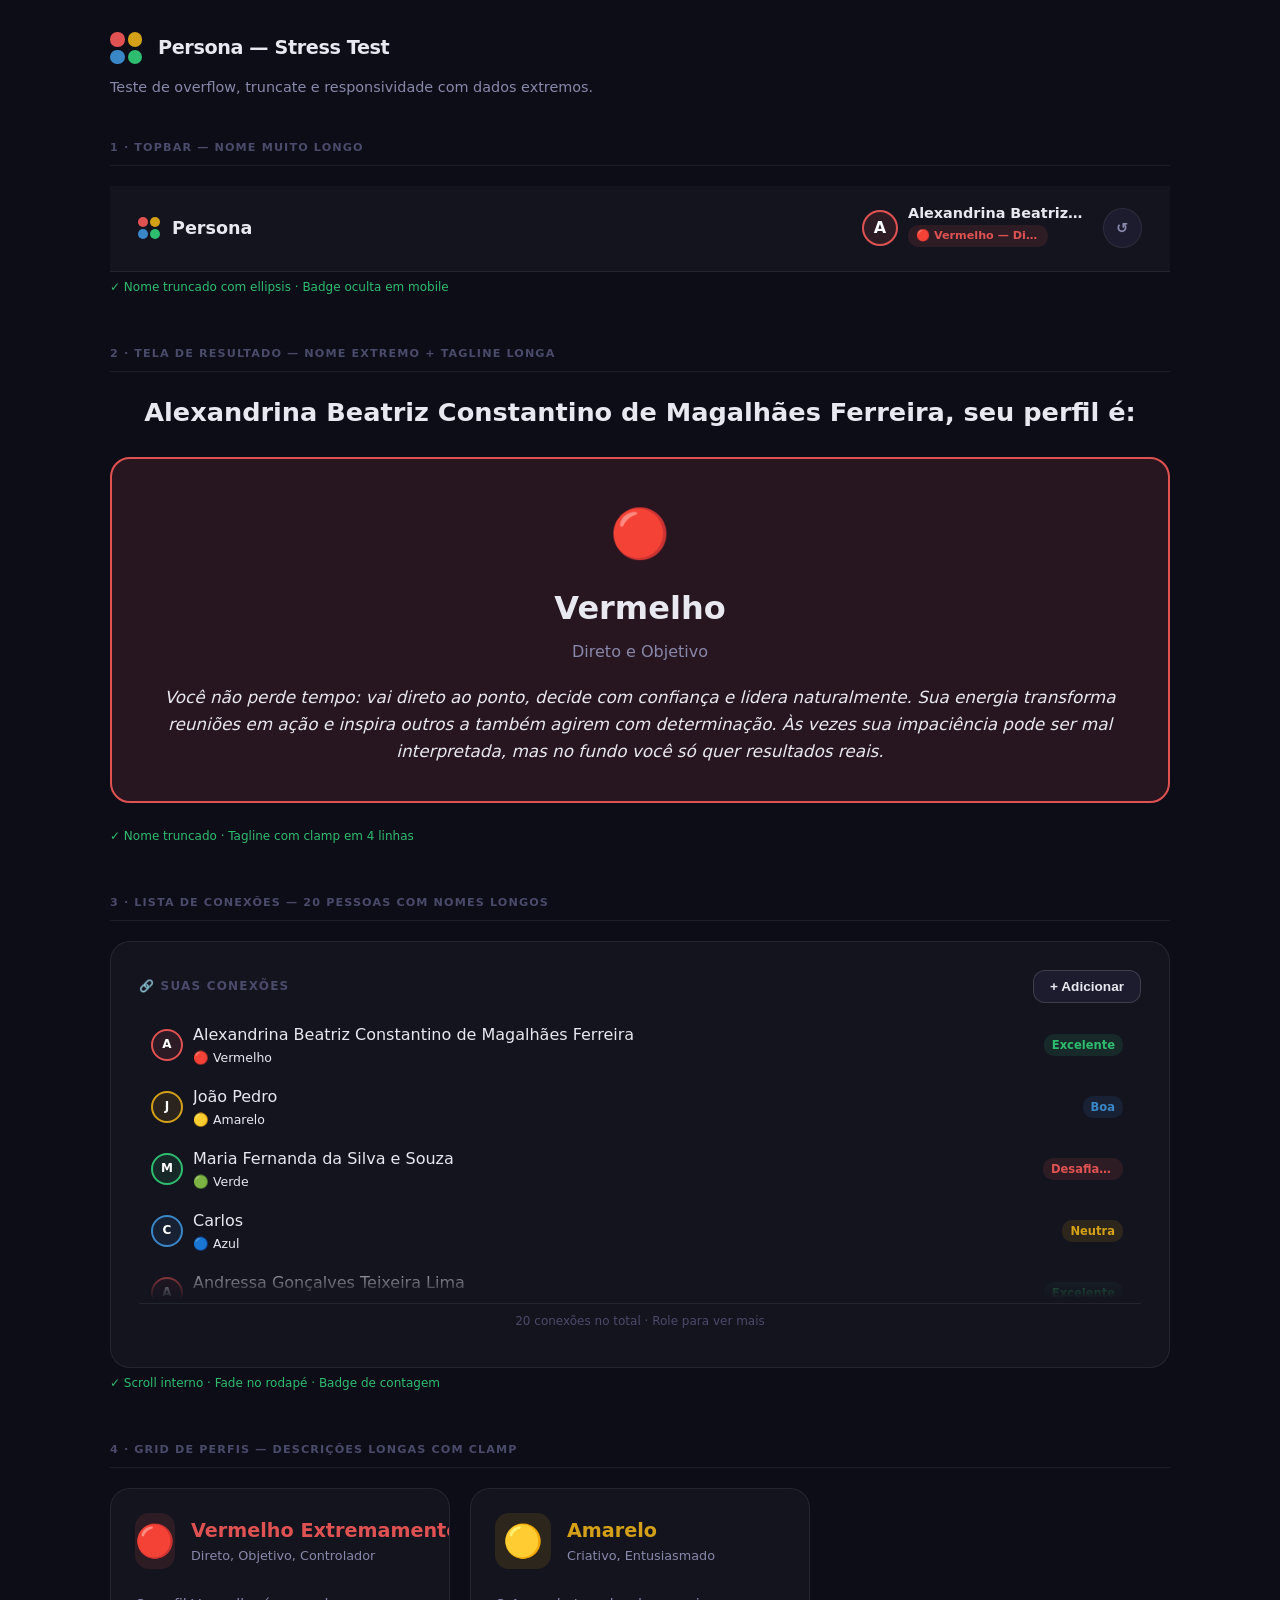
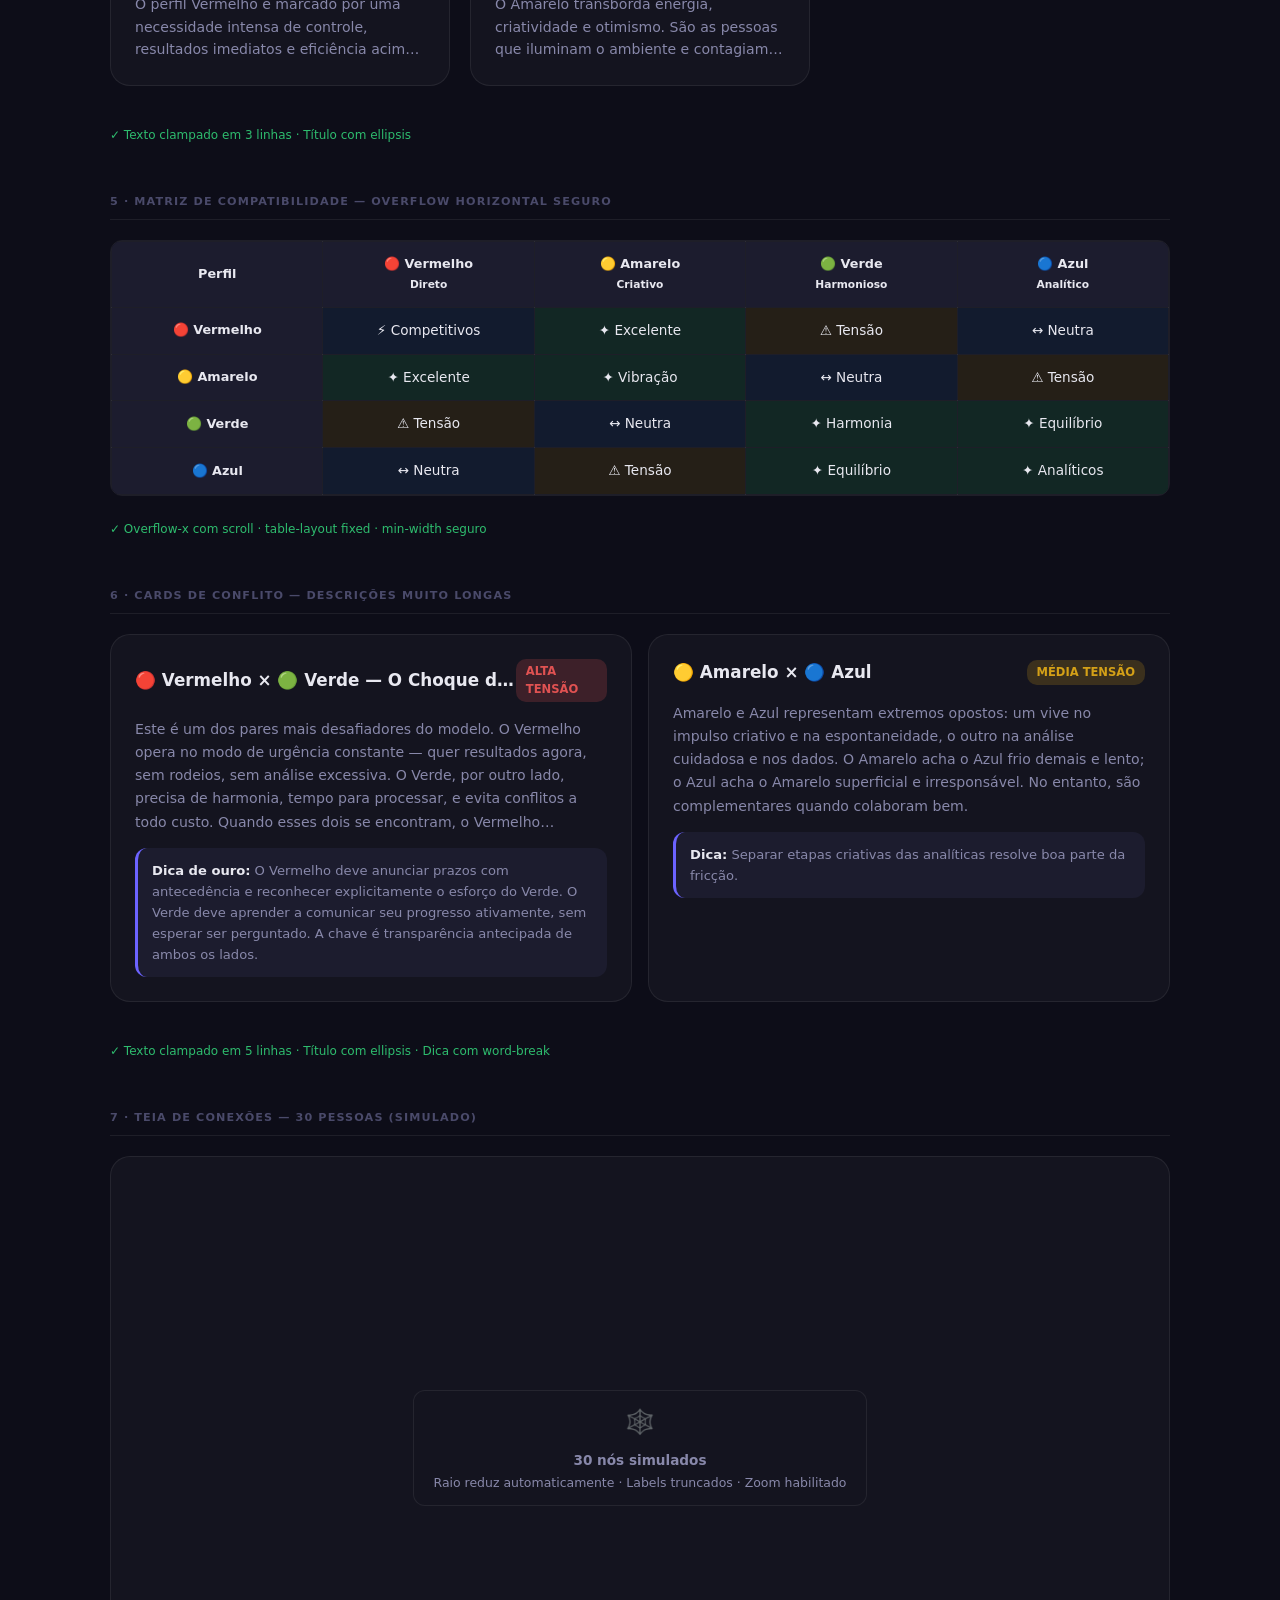
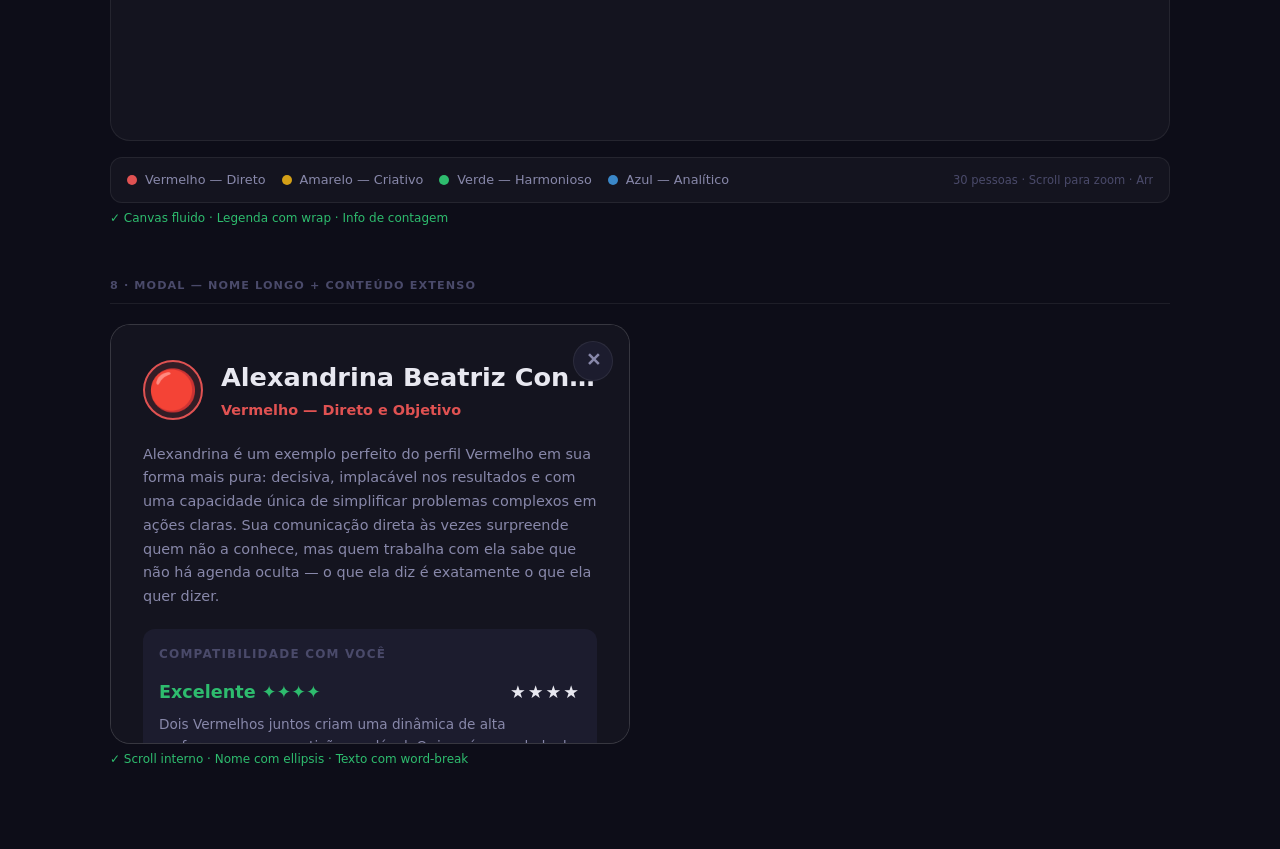
<file: stress-test.html>
<!DOCTYPE html>
<html lang="pt-BR">
<head>
  <meta charset="UTF-8">
  <meta name="viewport" content="width=device-width, initial-scale=1.0">
  <title>Persona — Stress Test de Overflow</title>
  <link rel="stylesheet" href="style.css">
  <style>
    body { padding: 32px 20px; max-width: 1100px; margin: 0 auto; }
    .test-section { margin-bottom: 48px; }
    .test-label {
      font-size: 0.7rem; font-weight: 700; text-transform: uppercase;
      letter-spacing: 0.1em; color: var(--text-dim);
      border-bottom: 1px solid var(--border); padding-bottom: 8px; margin-bottom: 20px;
    }
    .grid-2 { display: grid; grid-template-columns: 1fr 1fr; gap: 16px; }
    @media (max-width: 640px) { .grid-2 { grid-template-columns: 1fr; } }
    .result-pass { color: var(--green); font-size: 0.75rem; margin-top: 6px; }
  </style>
</head>
<body>

<div style="margin-bottom:40px">
  <div class="welcome-logo" style="justify-content:flex-start;margin-bottom:12px">
    <div class="logo-orbs" style="width:32px;height:32px;gap:3px">
      <div class="logo-orb"></div><div class="logo-orb"></div>
      <div class="logo-orb"></div><div class="logo-orb"></div>
    </div>
    <span style="font-size:1.2rem;font-weight:800">Persona — Stress Test</span>
  </div>
  <p style="font-size:0.9rem">Teste de overflow, truncate e responsividade com dados extremos.</p>
</div>

<div class="test-section">
  <div class="test-label">1 · Topbar — Nome muito longo</div>
  <header class="dash-topbar" style="position:relative">
    <div class="topbar-brand">
      <div class="logo-orbs" style="width:22px;height:22px;gap:2px">
        <div class="logo-orb"></div><div class="logo-orb"></div>
        <div class="logo-orb"></div><div class="logo-orb"></div>
      </div>
      Persona
    </div>
    <div class="topbar-user">
      <div class="user-avatar bg-V" style="color:#fff;border-color:var(--red)">A</div>
      <div class="topbar-user-info">
        <div class="topbar-name" title="Alexandrina Beatriz Constantino de Magalhães Ferreira">
          Alexandrina Beatriz Constantino de Magalhães Ferreira
        </div>
        <div class="topbar-badge bg-V color-V">🔴 Vermelho — Direto e Objetivo</div>
      </div>
      <button class="btn-icon btn" style="margin-left:8px;font-size:0.85rem">↺</button>
    </div>
  </header>
  <p class="result-pass">✓ Nome truncado com ellipsis · Badge oculta em mobile</p>
</div>

<div class="test-section">
  <div class="test-label">2 · Tela de Resultado — Nome extremo + tagline longa</div>
  <div class="result-container" style="max-width:100%;text-align:center">
    <h2>
      <span id="result-user-name" style="display:inline-block;max-width:100%;overflow:hidden;text-overflow:ellipsis;white-space:nowrap;vertical-align:bottom">
        Alexandrina Beatriz Constantino de Magalhães Ferreira
      </span>, seu perfil é:
    </h2>
    <div id="result-profile-card" class="result-profile-card bg-V" style="margin:24px 0;border-color:var(--red)">
      <div class="result-color-icon">🔴</div>
      <div class="result-color-name">Vermelho</div>
      <div class="result-color-title">Direto e Objetivo</div>
      <div class="result-tagline">
        Você não perde tempo: vai direto ao ponto, decide com confiança e lidera naturalmente.
        Sua energia transforma reuniões em ação e inspira outros a também agirem com determinação.
        Às vezes sua impaciência pode ser mal interpretada, mas no fundo você só quer resultados reais.
      </div>
    </div>
  </div>
  <p class="result-pass">✓ Nome truncado · Tagline com clamp em 4 linhas</p>
</div>

<div class="test-section">
  <div class="test-label">3 · Lista de Conexões — 20 pessoas com nomes longos</div>
  <div class="card">
    <div style="display:flex;align-items:center;justify-content:space-between;margin-bottom:16px">
      <div class="section-title" style="margin-bottom:0">🔗 Suas Conexões</div>
      <button class="btn btn-secondary" style="padding:8px 16px;font-size:0.85rem">+ Adicionar</button>
    </div>
    <div class="connections-list-wrap" style="position:relative">
      <div class="connections-list" id="stress-connections" style="max-height:280px"></div>
    </div>
    <div class="connections-count" id="connections-count-badge"></div>
  </div>
  <p class="result-pass">✓ Scroll interno · Fade no rodapé · Badge de contagem</p>
</div>

<div class="test-section">
  <div class="test-label">4 · Grid de Perfis — Descrições longas com clamp</div>
  <div class="explain-grid">
    <div class="explain-card" style="cursor:default">
      <div class="explain-card-header">
        <div class="explain-card-icon bg-V" style="border-radius:14px;display:flex;align-items:center;justify-content:center;font-size:2rem">🔴</div>
        <div>
          <h3 class="color-V" style="overflow:hidden;text-overflow:ellipsis;white-space:nowrap">Vermelho Extremamente Intenso</h3>
          <div style="font-size:0.8rem;color:var(--text-muted)">Direto, Objetivo, Controlador</div>
        </div>
      </div>
      <div class="explain-card-body">
        <p>O perfil Vermelho é marcado por uma necessidade intensa de controle, resultados imediatos e eficiência acima de tudo. Pessoas assim tendem a ser líderes natos que não toleram desperdício de tempo nem rodeios. Em situações de conflito, agem com assertividade direta que pode ser percebida como agressividade pelos outros perfis, especialmente Verde e Azul.</p>
      </div>
    </div>
    <div class="explain-card" style="cursor:default">
      <div class="explain-card-header">
        <div class="explain-card-icon bg-A" style="border-radius:14px;display:flex;align-items:center;justify-content:center;font-size:2rem">🟡</div>
        <div>
          <h3 class="color-A">Amarelo</h3>
          <div style="font-size:0.8rem;color:var(--text-muted)">Criativo, Entusiasmado</div>
        </div>
      </div>
      <div class="explain-card-body">
        <p>O Amarelo transborda energia, criatividade e otimismo. São as pessoas que iluminam o ambiente e contagiam todos ao redor com seu entusiasmo irrefreável. Tendem a ter dificuldade com detalhes, rotinas e prazos rígidos — preferem o big picture ao micro-gerenciamento. Relacionamentos são a alma do negócio para eles.</p>
      </div>
    </div>
  </div>
  <p class="result-pass">✓ Texto clampado em 3 linhas · Título com ellipsis</p>
</div>

<div class="test-section">
  <div class="test-label">5 · Matriz de Compatibilidade — Overflow horizontal seguro</div>
  <div class="compat-matrix">
    <table class="matrix-table">
      <thead>
        <tr>
          <th>Perfil</th>
          <th>🔴 Vermelho<br><small>Direto</small></th>
          <th>🟡 Amarelo<br><small>Criativo</small></th>
          <th>🟢 Verde<br><small>Harmonioso</small></th>
          <th>🔵 Azul<br><small>Analítico</small></th>
        </tr>
      </thead>
      <tbody>
        <tr>
          <th>🔴 Vermelho</th>
          <td class="compat-3">⚡ Competitivos</td>
          <td class="compat-4">✦ Excelente</td>
          <td class="compat-2">⚠ Tensão</td>
          <td class="compat-3">↔ Neutra</td>
        </tr>
        <tr>
          <th>🟡 Amarelo</th>
          <td class="compat-4">✦ Excelente</td>
          <td class="compat-4">✦ Vibração</td>
          <td class="compat-3">↔ Neutra</td>
          <td class="compat-2">⚠ Tensão</td>
        </tr>
        <tr>
          <th>🟢 Verde</th>
          <td class="compat-2">⚠ Tensão</td>
          <td class="compat-3">↔ Neutra</td>
          <td class="compat-4">✦ Harmonia</td>
          <td class="compat-4">✦ Equilíbrio</td>
        </tr>
        <tr>
          <th>🔵 Azul</th>
          <td class="compat-3">↔ Neutra</td>
          <td class="compat-2">⚠ Tensão</td>
          <td class="compat-4">✦ Equilíbrio</td>
          <td class="compat-4">✦ Analíticos</td>
        </tr>
      </tbody>
    </table>
  </div>
  <p class="result-pass">✓ Overflow-x com scroll · table-layout fixed · min-width seguro</p>
</div>

<div class="test-section">
  <div class="test-label">6 · Cards de Conflito — Descrições muito longas</div>
  <div class="conflicts-grid">
    <div class="conflict-card">
      <div class="conflict-header">
        <div class="conflict-title">🔴 Vermelho × 🟢 Verde — O Choque da Urgência</div>
        <span class="tension-badge tension-3">Alta tensão</span>
      </div>
      <p class="conflict-desc">
        Este é um dos pares mais desafiadores do modelo. O Vermelho opera no modo de urgência constante — 
        quer resultados agora, sem rodeios, sem análise excessiva. O Verde, por outro lado, precisa de harmonia, 
        tempo para processar, e evita conflitos a todo custo. Quando esses dois se encontram, o Vermelho 
        frequentemente interpreta a calma do Verde como falta de comprometimento ou displicência, enquanto o 
        Verde percebe a pressão do Vermelho como agressão desnecessária. O ciclo se retroalimenta.
      </p>
      <div class="conflict-tip">
        <strong>Dica de ouro:</strong> O Vermelho deve anunciar prazos com antecedência e reconhecer 
        explicitamente o esforço do Verde. O Verde deve aprender a comunicar seu progresso ativamente, 
        sem esperar ser perguntado. A chave é transparência antecipada de ambos os lados.
      </div>
    </div>
    <div class="conflict-card">
      <div class="conflict-header">
        <div class="conflict-title">🟡 Amarelo × 🔵 Azul</div>
        <span class="tension-badge tension-2">Média tensão</span>
      </div>
      <p class="conflict-desc">
        Amarelo e Azul representam extremos opostos: um vive no impulso criativo e na espontaneidade,
        o outro na análise cuidadosa e nos dados. O Amarelo acha o Azul frio demais e lento; o Azul 
        acha o Amarelo superficial e irresponsável. No entanto, são complementares quando colaboram bem.
      </p>
      <div class="conflict-tip">
        <strong>Dica:</strong> Separar etapas criativas das analíticas resolve boa parte da fricção.
      </div>
    </div>
  </div>
  <p class="result-pass">✓ Texto clampado em 5 linhas · Título com ellipsis · Dica com word-break</p>
</div>

<div class="test-section">
  <div class="test-label">7 · Teia de Conexões — 30 pessoas (simulado)</div>
  <div class="network-canvas-wrap" style="min-height:360px;position:relative">
    <canvas id="stress-canvas" style="width:100%;height:100%;display:block"></canvas>
    <div style="position:absolute;inset:0;display:flex;flex-direction:column;align-items:center;justify-content:center;gap:8px;pointer-events:none">
      <div style="font-size:0.85rem;color:var(--text-muted);background:var(--bg-card);border:1px solid var(--border);border-radius:var(--radius);padding:12px 20px;text-align:center">
        <div style="font-size:1.5rem;margin-bottom:8px">🕸️</div>
        <strong>30 nós simulados</strong><br>
        <span style="font-size:0.78rem">Raio reduz automaticamente · Labels truncados · Zoom habilitado</span>
      </div>
    </div>
  </div>
  <div class="network-legend">
    <div class="legend-item"><div class="legend-dot" style="background:var(--red)"></div> Vermelho — Direto</div>
    <div class="legend-item"><div class="legend-dot" style="background:var(--yellow)"></div> Amarelo — Criativo</div>
    <div class="legend-item"><div class="legend-dot" style="background:var(--green)"></div> Verde — Harmonioso</div>
    <div class="legend-item"><div class="legend-dot" style="background:var(--blue)"></div> Azul — Analítico</div>
    <div class="legend-item" style="margin-left:auto;color:var(--text-dim);font-size:0.72rem">30 pessoas · Scroll para zoom · Arraste para mover</div>
  </div>
  <p class="result-pass">✓ Canvas fluido · Legenda com wrap · Info de contagem</p>
</div>

<div class="test-section">
  <div class="test-label">8 · Modal — Nome longo + conteúdo extenso</div>
  <div style="background:var(--bg-card);border:1px solid var(--border-bright);border-radius:var(--radius-lg);padding:32px;max-width:520px;max-height:420px;overflow-y:auto;position:relative">
    <button class="btn-icon btn modal-close" style="position:absolute;top:16px;right:16px">✕</button>
    <div style="display:flex;align-items:center;gap:18px;margin-bottom:20px">
      <div style="font-size:2.5rem;width:60px;height:60px;border-radius:50%;display:flex;align-items:center;justify-content:center;background:rgba(224,82,82,0.15);border:2px solid var(--red)">🔴</div>
      <div style="min-width:0;flex:1">
        <h2 style="overflow:hidden;text-overflow:ellipsis;white-space:nowrap">Alexandrina Beatriz Constantino de Magalhães</h2>
        <div style="font-size:0.9rem;font-weight:600;margin-top:2px;color:var(--red)">Vermelho — Direto e Objetivo</div>
      </div>
    </div>
    <p style="font-size:0.9rem;line-height:1.65;margin-bottom:20px;word-break:break-word">
      Alexandrina é um exemplo perfeito do perfil Vermelho em sua forma mais pura: decisiva, implacável 
      nos resultados e com uma capacidade única de simplificar problemas complexos em ações claras. 
      Sua comunicação direta às vezes surpreende quem não a conhece, mas quem trabalha com ela sabe 
      que não há agenda oculta — o que ela diz é exatamente o que ela quer dizer.
    </p>
    <div style="background:var(--bg-raised);border-radius:var(--radius);padding:16px;margin-bottom:20px">
      <div class="section-title">Compatibilidade com você</div>
      <div style="display:flex;align-items:center;justify-content:space-between">
        <div style="font-size:1.1rem;font-weight:700;color:var(--green)">Excelente ✦✦✦✦</div>
        <div style="font-size:1.1rem;letter-spacing:2px">★★★★</div>
      </div>
      <p style="font-size:0.85rem;margin-top:8px;word-break:break-word">
        Dois Vermelhos juntos criam uma dinâmica de alta performance e competição saudável. 
        O risco é a escalada de conflitos, mas quando alinhados, são imbatíveis.
      </p>
    </div>
  </div>
  <p class="result-pass">✓ Scroll interno · Nome com ellipsis · Texto com word-break</p>
</div>

<script>
  const nomes = [
    'Alexandrina Beatriz Constantino de Magalhães Ferreira',
    'João Pedro',
    'Maria Fernanda da Silva e Souza',
    'Carlos',
    'Andressa Gonçalves Teixeira Lima',
    'Bia',
    'Rodrigo Augusto Cavalcante Monteiro Pereira',
    'Ana',
    'Marcelo José Wanderley dos Santos',
    'Lu',
    'Stephanie Carvalho Nascimento Barbosa',
    'Tom',
    'Valentina',
    'Gustavo Henrique Figueiredo de Azevedo',
    'Pat',
    'Isabella Cristina Rodrigues Mendonça da Fonseca',
    'Zé',
    'Rafaela',
    'Diego Albuquerque',
    'Conceição Maria Aparecida',
  ];
  const cores = [
    { emoji: '🔴', cls: 'bg-V', border: 'var(--red)',    label: 'Vermelho', compat: 'Excelente', compatCls: 'bg-Ve color-Ve' },
    { emoji: '🟡', cls: 'bg-A', border: 'var(--yellow)', label: 'Amarelo',  compat: 'Boa',       compatCls: 'bg-Az color-Az' },
    { emoji: '🟢', cls: 'bg-Ve',border: 'var(--green)',  label: 'Verde',    compat: 'Desafiadora',compatCls: 'bg-V color-V' },
    { emoji: '🔵', cls: 'bg-Az',border: 'var(--blue)',   label: 'Azul',     compat: 'Neutra',    compatCls: 'bg-A color-A' },
  ];

  const list = document.getElementById('stress-connections');
  nomes.forEach((nome, i) => {
    const c = cores[i % 4];
    const item = document.createElement('div');
    item.className = 'connection-item';
    item.innerHTML = `
      <div class="connection-avatar ${c.cls}" style="border-color:${c.border};color:#fff">${nome[0]}</div>
      <div class="connection-info">
        <div class="connection-name">${nome}</div>
        <div class="connection-type">${c.emoji} ${c.label}</div>
      </div>
      <div class="connection-compat ${c.compatCls}">${c.compat}</div>
    `;
    list.appendChild(item);
  });

  const badge = document.getElementById('connections-count-badge');
  if (badge) badge.textContent = `${nomes.length} conexões no total · Role para ver mais`;

  const wrap = list.parentElement;
  function checkFade() {
    const canScroll = list.scrollHeight > list.clientHeight + 4;
    const atBottom = list.scrollTop + list.clientHeight >= list.scrollHeight - 8;
    wrap.classList.toggle('has-scroll', canScroll && !atBottom);
  }
  list.addEventListener('scroll', checkFade);
  checkFade();
</script>

</body>
</html>
</file>
<file: style.css>
*, *::before, *::after { box-sizing: border-box; margin: 0; padding: 0; }

:root {
  --bg:          #0D0D18;
  --bg-card:     #14141F;
  --bg-raised:   #1C1C2E;
  --bg-hover:    #222235;
  --border:      rgba(255,255,255,0.07);
  --border-bright: rgba(255,255,255,0.15);
  --text:        #E8E8F0;
  --text-muted:  #8888AA;
  --text-dim:    #4A4A6A;
  --radius:      12px;
  --radius-lg:   20px;
  --transition:  0.2s ease;

  /* personality colors */
  --red:    #E05252;
  --yellow: #D4A017;
  --green:  #2EBC6E;
  --blue:   #3A87C8;
}

html { font-size: 16px; }

body {
  font-family: -apple-system, BlinkMacSystemFont, 'Segoe UI', system-ui, sans-serif;
  background: var(--bg);
  color: var(--text);
  min-height: 100vh;
  line-height: 1.6;
  overflow-x: hidden;
}

::-webkit-scrollbar { width: 6px; }
::-webkit-scrollbar-track { background: var(--bg); }
::-webkit-scrollbar-thumb { background: var(--bg-raised); border-radius: 3px; }

h1 { font-size: 2.2rem; font-weight: 700; line-height: 1.2; }
h2 { font-size: 1.6rem; font-weight: 700; }
h3 { font-size: 1.2rem; font-weight: 600; }
h4 { font-size: 1rem;   font-weight: 600; }
p  { color: var(--text-muted); }

.view {
  display: none;
  min-height: 100vh;
  animation: fadeIn 0.35s ease;
}
.view.active { display: flex; flex-direction: column; }

@keyframes fadeIn {
  from { opacity: 0; transform: translateY(8px); }
  to   { opacity: 1; transform: translateY(0); }
}

.btn {
  display: inline-flex;
  align-items: center;
  justify-content: center;
  gap: 8px;
  padding: 12px 28px;
  border: none;
  border-radius: var(--radius);
  font-size: 0.95rem;
  font-weight: 600;
  cursor: pointer;
  transition: var(--transition);
  text-decoration: none;
  white-space: nowrap;
}
.btn:disabled { opacity: 0.4; cursor: not-allowed; }

.btn-primary {
  background: linear-gradient(135deg, #6C63FF, #9B5DE5);
  color: #fff;
  box-shadow: 0 4px 20px rgba(108,99,255,0.35);
}
.btn-primary:hover:not(:disabled) {
  transform: translateY(-2px);
  box-shadow: 0 6px 28px rgba(108,99,255,0.5);
}

.btn-secondary {
  background: var(--bg-raised);
  color: var(--text);
  border: 1px solid var(--border-bright);
}
.btn-secondary:hover:not(:disabled) {
  background: var(--bg-hover);
  transform: translateY(-1px);
}

.btn-ghost {
  background: transparent;
  color: var(--text-muted);
  padding: 8px 16px;
}
.btn-ghost:hover { color: var(--text); background: var(--bg-raised); }

.btn-icon {
  width: 40px; height: 40px;
  padding: 0;
  border-radius: 50%;
  background: var(--bg-raised);
  border: 1px solid var(--border);
  color: var(--text-muted);
  font-size: 1.1rem;
}
.btn-icon:hover { background: var(--bg-hover); color: var(--text); }

.btn-red    { background: linear-gradient(135deg, #E05252, #B83030); color:#fff; box-shadow: 0 4px 16px rgba(224,82,82,0.35); }
.btn-yellow { background: linear-gradient(135deg, #D4A017, #A87800); color:#fff; box-shadow: 0 4px 16px rgba(212,160,23,0.35); }
.btn-green  { background: linear-gradient(135deg, #2EBC6E, #1A8A4A); color:#fff; box-shadow: 0 4px 16px rgba(46,188,110,0.35); }
.btn-blue   { background: linear-gradient(135deg, #3A87C8, #1A5A9A); color:#fff; box-shadow: 0 4px 16px rgba(58,135,200,0.35); }

.btn-red:hover, .btn-yellow:hover, .btn-green:hover, .btn-blue:hover {
  transform: translateY(-2px);
  filter: brightness(1.1);
}

.card {
  background: var(--bg-card);
  border: 1px solid var(--border);
  border-radius: var(--radius-lg);
  padding: 28px;
}
.card-raised {
  background: var(--bg-raised);
  border: 1px solid var(--border-bright);
  border-radius: var(--radius-lg);
  padding: 24px;
}

.input {
  width: 100%;
  background: var(--bg-raised);
  border: 1px solid var(--border-bright);
  border-radius: var(--radius);
  padding: 14px 18px;
  color: var(--text);
  font-size: 1rem;
  transition: border-color var(--transition);
  outline: none;
}
.input:focus { border-color: rgba(108,99,255,0.7); box-shadow: 0 0 0 3px rgba(108,99,255,0.15); }
.input::placeholder { color: var(--text-dim); }

.chip {
  display: inline-block;
  padding: 4px 12px;
  border-radius: 20px;
  font-size: 0.75rem;
  font-weight: 600;
  text-transform: uppercase;
  letter-spacing: 0.05em;
}

.progress-wrap {
  width: 100%;
  height: 4px;
  background: var(--bg-raised);
  border-radius: 2px;
  overflow: hidden;
}
.progress-fill {
  height: 100%;
  background: linear-gradient(90deg, #6C63FF, #9B5DE5);
  border-radius: 2px;
  transition: width 0.4s ease;
}

.truncate {
  overflow: hidden;
  text-overflow: ellipsis;
  white-space: nowrap;
  min-width: 0;
}
.line-clamp-2 {
  display: -webkit-box;
  -webkit-line-clamp: 2;
  -webkit-box-orient: vertical;
  overflow: hidden;
}
.line-clamp-3 {
  display: -webkit-box;
  -webkit-line-clamp: 3;
  -webkit-box-orient: vertical;
  overflow: hidden;
}
.word-break { word-break: break-word; overflow-wrap: anywhere; }

.color-V  { color: var(--red); }
.color-A  { color: var(--yellow); }
.color-Ve { color: var(--green); }
.color-Az { color: var(--blue); }

.bg-V  { background: rgba(224, 82,  82,  0.12); border-color: rgba(224, 82,  82,  0.35); }
.bg-A  { background: rgba(212, 160, 23,  0.12); border-color: rgba(212, 160, 23,  0.35); }
.bg-Ve { background: rgba(46,  188, 110, 0.12); border-color: rgba(46,  188, 110, 0.35); }
.bg-Az { background: rgba(58,  135, 200, 0.12); border-color: rgba(58,  135, 200, 0.35); }

#view-welcome {
  align-items: center;
  justify-content: center;
  padding: 40px 20px;
  background: radial-gradient(ellipse at 30% 20%, rgba(108,99,255,0.08) 0%, transparent 60%),
              radial-gradient(ellipse at 70% 80%, rgba(46,188,110,0.05) 0%, transparent 60%),
              var(--bg);
}

.welcome-inner {
  max-width: 520px;
  width: 100%;
  text-align: center;
}

.welcome-logo {
  display: flex;
  align-items: center;
  justify-content: center;
  gap: 16px;
  margin-bottom: 40px;
}

.logo-orbs {
  display: grid;
  grid-template-columns: 1fr 1fr;
  gap: 5px;
  width: 48px;
  height: 48px;
}
.logo-orb {
  border-radius: 50%;
  animation: pulse 2.5s ease-in-out infinite;
}
.logo-orb:nth-child(1) { background: var(--red);    animation-delay: 0s; }
.logo-orb:nth-child(2) { background: var(--yellow); animation-delay: 0.3s; }
.logo-orb:nth-child(3) { background: var(--blue);   animation-delay: 0.6s; }
.logo-orb:nth-child(4) { background: var(--green);  animation-delay: 0.9s; }

@keyframes pulse {
  0%, 100% { opacity: 1; transform: scale(1); }
  50%       { opacity: 0.6; transform: scale(0.85); }
}

.welcome-logo span { font-size: 1.6rem; font-weight: 800; letter-spacing: -0.02em; }

.welcome-title { margin-bottom: 16px; }
.welcome-title span { color: transparent; background: linear-gradient(90deg, #6C63FF, #9B5DE5, #E05252); -webkit-background-clip: text; background-clip: text; }

.welcome-desc { font-size: 1.05rem; margin-bottom: 40px; line-height: 1.7; }

.welcome-form {
  display: flex;
  flex-direction: column;
  gap: 16px;
  margin-bottom: 32px;
}
.welcome-form label {
  font-size: 0.85rem;
  font-weight: 600;
  color: var(--text-muted);
  text-align: left;
  text-transform: uppercase;
  letter-spacing: 0.06em;
  margin-bottom: 6px;
  display: block;
}

.profile-bubbles {
  display: flex;
  justify-content: center;
  gap: 16px;
  margin-top: 40px;
  flex-wrap: wrap;
}
.profile-bubble {
  display: flex;
  flex-direction: column;
  align-items: center;
  gap: 6px;
  padding: 16px;
  background: var(--bg-card);
  border: 1px solid var(--border);
  border-radius: var(--radius);
  width: 100px;
  font-size: 0.78rem;
  color: var(--text-muted);
  transition: var(--transition);
}
.profile-bubble:hover { border-color: var(--border-bright); transform: translateY(-3px); }
.profile-bubble span { font-size: 0.85rem; font-weight: 600; color: var(--text); }

#view-test {
  align-items: center;
  justify-content: center;
  padding: 40px 20px;
  min-height: 100vh;
}

.test-container {
  max-width: 680px;
  width: 100%;
}

.test-header {
  display: flex;
  align-items: center;
  justify-content: space-between;
  margin-bottom: 12px;
}
.test-header h2 { font-size: 1rem; color: var(--text-muted); font-weight: 400; }
.test-counter { font-size: 0.85rem; color: var(--text-dim); }

.test-question-card {
  background: var(--bg-card);
  border: 1px solid var(--border);
  border-radius: var(--radius-lg);
  padding: 36px;
  margin-top: 28px;
}

.question-number {
  font-size: 0.75rem;
  font-weight: 700;
  color: var(--text-dim);
  text-transform: uppercase;
  letter-spacing: 0.1em;
  margin-bottom: 16px;
}

.question-text {
  font-size: 1.25rem;
  font-weight: 600;
  color: var(--text);
  line-height: 1.5;
  margin-bottom: 32px;
}

.options-grid {
  display: flex;
  flex-direction: column;
  gap: 12px;
}

.option-btn {
  width: 100%;
  text-align: left;
  background: var(--bg-raised);
  border: 1px solid var(--border);
  border-radius: var(--radius);
  padding: 16px 20px;
  color: var(--text);
  font-size: 0.95rem;
  cursor: pointer;
  transition: all 0.18s ease;
  line-height: 1.5;
  display: flex;
  align-items: flex-start;
  gap: 12px;
}
.option-btn::before {
  content: attr(data-letter);
  display: inline-flex;
  align-items: center;
  justify-content: center;
  width: 24px;
  height: 24px;
  min-width: 24px;
  background: var(--bg-hover);
  border-radius: 6px;
  font-size: 0.75rem;
  font-weight: 700;
  color: var(--text-muted);
  margin-top: 1px;
  transition: var(--transition);
}
.option-btn:hover {
  background: var(--bg-hover);
  border-color: rgba(108,99,255,0.5);
  transform: translateX(4px);
}
.option-btn:hover::before {
  background: rgba(108,99,255,0.3);
  color: #9B8FFF;
}
.option-btn.selected {
  background: rgba(108,99,255,0.15);
  border-color: rgba(108,99,255,0.7);
}
.option-btn.selected::before {
  background: #6C63FF;
  color: #fff;
}

.test-nav {
  display: flex;
  justify-content: flex-end;
  margin-top: 24px;
}

#view-result {
  align-items: center;
  justify-content: center;
  padding: 40px 20px;
}

.result-container {
  max-width: 560px;
  width: 100%;
  text-align: center;
}

.result-celebration {
  font-size: 3.5rem;
  margin-bottom: 16px;
  animation: bounceIn 0.6s ease;
}
@keyframes bounceIn {
  0%   { transform: scale(0.3); opacity: 0; }
  60%  { transform: scale(1.1); }
  100% { transform: scale(1); opacity: 1; }
}

.result-profile-card {
  border-radius: var(--radius-lg);
  padding: 36px;
  margin: 28px 0;
  border: 2px solid;
  position: relative;
  overflow: hidden;
}
.result-profile-card::before {
  content: '';
  position: absolute;
  top: -40%;
  right: -20%;
  width: 240px;
  height: 240px;
  border-radius: 50%;
  opacity: 0.08;
}

.result-color-icon { font-size: 3rem; margin-bottom: 12px; }
.result-color-name {
  font-size: 2rem;
  font-weight: 800;
  margin-bottom: 4px;
}
.result-color-title {
  font-size: 1rem;
  color: var(--text-muted);
  margin-bottom: 20px;
}
.result-tagline {
  font-size: 1.05rem;
  color: var(--text);
  font-style: italic;
  line-height: 1.6;
}

.result-bars {
  display: flex;
  flex-direction: column;
  gap: 10px;
  margin: 24px 0;
}
.result-bar-row {
  display: flex;
  align-items: center;
  gap: 12px;
  font-size: 0.85rem;
}
.result-bar-label { width: 70px; min-width: 70px; text-align: right; font-weight: 600; white-space: nowrap; overflow: hidden; text-overflow: ellipsis; }
.result-bar-track {
  flex: 1;
  height: 8px;
  background: var(--bg-raised);
  border-radius: 4px;
  overflow: hidden;
}
.result-bar-fill {
  height: 100%;
  border-radius: 4px;
  transition: width 1s ease;
}
.result-bar-pct { width: 40px; text-align: left; color: var(--text-muted); }

#view-dashboard {
  flex-direction: column;
  min-height: 100vh;
}

.dash-topbar {
  display: flex;
  align-items: center;
  justify-content: space-between;
  padding: 16px 28px;
  background: var(--bg-card);
  border-bottom: 1px solid var(--border);
  position: sticky;
  top: 0;
  z-index: 100;
}

.topbar-brand {
  display: flex;
  align-items: center;
  gap: 12px;
  font-weight: 700;
  font-size: 1.1rem;
}
.topbar-brand .logo-orbs { width: 28px; height: 28px; gap: 3px; }

.topbar-user {
  display: flex;
  align-items: center;
  gap: 10px;
  min-width: 0;
  max-width: 260px;
  overflow: hidden;
}
.user-avatar {
  width: 36px; height: 36px;
  min-width: 36px;
  border-radius: 50%;
  display: flex;
  align-items: center;
  justify-content: center;
  font-size: 1rem;
  font-weight: 700;
  border: 2px solid;
}
.topbar-user-info {
  min-width: 0;
  overflow: hidden;
}
.topbar-name {
  font-weight: 600;
  font-size: 0.9rem;
  overflow: hidden;
  text-overflow: ellipsis;
  white-space: nowrap;
  max-width: 150px;
}
.topbar-badge {
  font-size: 0.7rem;
  font-weight: 700;
  padding: 2px 8px;
  border-radius: 10px;
  display: inline-block;
  overflow: hidden;
  text-overflow: ellipsis;
  white-space: nowrap;
  max-width: 120px;
}

.dash-tabs {
  display: flex;
  gap: 4px;
  padding: 0 28px;
  background: var(--bg-card);
  border-bottom: 1px solid var(--border);
}

.tab-btn {
  display: flex;
  align-items: center;
  gap: 8px;
  padding: 14px 18px;
  background: none;
  border: none;
  border-bottom: 3px solid transparent;
  color: var(--text-muted);
  font-size: 0.9rem;
  font-weight: 500;
  cursor: pointer;
  transition: var(--transition);
  white-space: nowrap;
}
.tab-btn:hover { color: var(--text); }
.tab-btn.active {
  color: var(--text);
  border-bottom-color: #6C63FF;
  font-weight: 600;
}
.tab-btn .tab-icon { font-size: 1rem; }

.dash-content { flex: 1; padding: 32px 28px; }

.tab-panel { display: none; animation: fadeIn 0.25s ease; }
.tab-panel.active { display: block; }

.network-header {
  display: flex;
  align-items: center;
  justify-content: space-between;
  margin-bottom: 24px;
  flex-wrap: wrap;
  gap: 12px;
}

.network-canvas-wrap {
  background: var(--bg-card);
  border: 1px solid var(--border);
  border-radius: var(--radius-lg);
  overflow: hidden;
  position: relative;
}

#network-canvas {
  display: block;
  width: 100%;
}

.network-legend {
  display: flex;
  gap: 16px;
  flex-wrap: wrap;
  margin-top: 16px;
}
.legend-item {
  display: flex;
  align-items: center;
  gap: 8px;
  font-size: 0.8rem;
  color: var(--text-muted);
}
.legend-dot {
  width: 10px; height: 10px;
  border-radius: 50%;
}

.network-tooltip {
  position: fixed;
  pointer-events: none;
  background: var(--bg-raised);
  border: 1px solid var(--border-bright);
  border-radius: var(--radius);
  padding: 10px 14px;
  font-size: 0.85rem;
  z-index: 1000;
  opacity: 0;
  transition: opacity 0.15s;
  max-width: 200px;
}
.network-tooltip.visible { opacity: 1; }
.tooltip-name { font-weight: 700; margin-bottom: 2px; }
.tooltip-type { color: var(--text-muted); font-size: 0.78rem; }

.network-empty {
  text-align: center;
  padding: 48px 20px;
}
.network-empty-icon { font-size: 3rem; margin-bottom: 16px; }

.profile-layout {
  display: flex;
  align-items: flex-start;
}

.profile-grid {
  flex: 3;
  min-width: 0;
  display: grid;
  grid-template-columns: 1fr 1fr;
  gap: 20px;
}

.profile-character {
  flex: 1;
  min-width: 0;
  display: flex;
  align-items: center;
  justify-content: center;
  align-self: stretch;
  pointer-events: none;
}

.profile-character img {
  max-width: 100%;
  max-height: 640px;
  object-fit: contain;
  filter: drop-shadow(0 8px 32px rgba(0,0,0,0.35));
  animation: characterFadeIn 0.5s ease;
}

@keyframes characterFadeIn {
  from { opacity: 0; transform: translateY(16px); }
  to   { opacity: 1; transform: translateY(0); }
}

@media (max-width: 1024px) {
  .profile-layout { flex-direction: column; }
  .profile-character { display: none; }
}

@media (max-width: 700px) { .profile-grid { grid-template-columns: 1fr; } }

.profile-main-card {
  grid-column: 1 / -1;
  display: flex;
  align-items: center;
  gap: 28px;
  padding: 32px;
  background: var(--bg-card);
  border: 2px solid;
  border-radius: var(--radius-lg);
  min-width: 0;
  overflow: hidden;
}
.profile-avatar-big {
  width: 80px;
  height: 80px;
  min-width: 80px;
  border-radius: 50%;
  display: flex;
  align-items: center;
  justify-content: center;
  font-size: 2rem;
  border: 3px solid;
}
.profile-main-info {
  flex: 1;
  min-width: 0;
  overflow: hidden;
}
.profile-main-info h2 {
  font-size: 1.6rem;
  margin-bottom: 4px;
  overflow: hidden;
  text-overflow: ellipsis;
  white-space: nowrap;
}
.profile-main-info p { margin-top: 8px; font-size: 0.95rem; line-height: 1.6; }

.section-title {
  font-size: 0.75rem;
  font-weight: 700;
  text-transform: uppercase;
  letter-spacing: 0.1em;
  color: var(--text-dim);
  margin-bottom: 14px;
}

.traits-list {
  list-style: none;
  display: flex;
  flex-direction: column;
  gap: 8px;
}
.traits-list li {
  display: flex;
  align-items: center;
  gap: 10px;
  font-size: 0.9rem;
}
.trait-dot {
  width: 6px; height: 6px;
  border-radius: 50%;
  min-width: 6px;
}

.connections-list {
  display: flex;
  flex-direction: column;
  gap: 10px;
  max-height: 420px;
  overflow-y: auto;
  padding-right: 4px;
}
.connection-item {
  display: flex;
  align-items: center;
  gap: 10px;
  min-height: 52px;
  overflow: hidden;
  padding: 8px 12px;
}
.connection-avatar {
  width: 32px; height: 32px;
  min-width: 32px;
  border-radius: 50%;
  display: flex;
  align-items: center;
  justify-content: center;
  font-size: 0.75rem;
  font-weight: 700;
  border: 2px solid;
}
.connection-info {
  flex: 1;
  min-width: 0;
  overflow: hidden;
}
.connection-name {
  white-space: nowrap;
  overflow: hidden;
  text-overflow: ellipsis;
}
.connection-type {
  white-space: nowrap;
  overflow: hidden;
  text-overflow: ellipsis;
  font-size: 0.78rem;
}
.connection-compat {
  margin-left: auto;
  flex-shrink: 0;
  font-size: 0.72rem;
  padding: 2px 8px;
  border-radius: 10px;
  font-weight: 600;
  white-space: nowrap;
  max-width: 90px;
  overflow: hidden;
  text-overflow: ellipsis;
}

.explain-grid {
  display: grid;
  grid-template-columns: repeat(auto-fill, minmax(300px, 1fr));
  gap: 20px;
  margin-bottom: 40px;
}

.explain-card {
  background: var(--bg-card);
  border: 1px solid var(--border);
  border-radius: var(--radius-lg);
  overflow: hidden;
  cursor: pointer;
  transition: var(--transition);
}
.explain-card:hover { transform: translateY(-4px); border-color: var(--border-bright); }

.explain-card-header {
  padding: 24px;
  display: flex;
  align-items: center;
  gap: 16px;
  position: relative; /* adicione isso */
}
.explain-card-icon {
  font-size: 2rem;
  width: 56px; height: 56px;
  border-radius: 14px;
  display: flex;
  align-items: center;
  justify-content: center;
}
.explain-card-body { padding: 0 24px 24px; }
.explain-card-body p {
  font-size: 0.88rem;
  line-height: 1.6;
  display: -webkit-box;
  -webkit-line-clamp: 3;
  -webkit-box-orient: vertical;
  overflow: hidden;
}

.explain-section-title {
  font-size: 1.25rem;
  font-weight: 700;
  margin-bottom: 20px;
  padding-top: 8px;
  border-top: 1px solid var(--border);
}

.conflicts-grid {
  display: grid;
  grid-template-columns: repeat(auto-fill, minmax(340px, 1fr));
  gap: 16px;
  margin-bottom: 40px;
}

.conflict-card {
  background: var(--bg-card);
  border: 1px solid var(--border);
  border-radius: var(--radius-lg);
  padding: 24px;
}
.conflict-header {
  display: flex;
  align-items: center;
  justify-content: space-between;
  margin-bottom: 16px;
}
.conflict-title { font-size: 1.05rem; font-weight: 700; }
.tension-badge {
  font-size: 0.72rem;
  font-weight: 700;
  padding: 3px 10px;
  border-radius: 10px;
  text-transform: uppercase;
}
.tension-3 { background: rgba(224,82,82,0.2); color: #E05252; }
.tension-2 { background: rgba(212,160,23,0.2); color: #D4A017; }
.tension-1 { background: rgba(46,188,110,0.2); color: #2EBC6E; }

.conflict-desc { font-size: 0.88rem; line-height: 1.65; margin-bottom: 14px; }
.conflict-tip {
  background: var(--bg-raised);
  border-radius: var(--radius);
  padding: 12px 14px;
  font-size: 0.82rem;
  color: var(--text-muted);
  border-left: 3px solid #6C63FF;
}
.conflict-tip strong { color: var(--text); }

.compat-matrix {
  overflow-x: auto;
  margin-bottom: 24px;
}
.matrix-table {
  border-collapse: collapse;
  min-width: 360px;
}
.matrix-table th, .matrix-table td {
  padding: 12px 16px;
  text-align: center;
  border: 1px solid var(--border);
  font-size: 0.85rem;
}
.matrix-table th {
  background: var(--bg-raised);
  font-weight: 700;
  font-size: 0.8rem;
}
.matrix-table td { background: var(--bg-card); }

.compat-1 { background: rgba(224,82,82,0.15)!important; }
.compat-2 { background: rgba(212,160,23,0.12)!important; }
.compat-3 { background: rgba(58,135,200,0.12)!important; }
.compat-4 { background: rgba(46,188,110,0.15)!important; }

#view-add {
  align-items: center;
  justify-content: center;
  padding: 40px 20px;
  min-height: 100vh;
}

.add-container {
  max-width: 620px;
  width: 100%;
}

.add-back {
  display: flex;
  align-items: center;
  gap: 8px;
  background: none;
  border: none;
  color: var(--text-muted);
  cursor: pointer;
  font-size: 0.9rem;
  margin-bottom: 28px;
  padding: 0;
  transition: color var(--transition);
}
.add-back:hover { color: var(--text); }

.add-step { display: none; animation: fadeIn 0.3s ease; }
.add-step.active { display: block; }

.mode-cards {
  display: grid;
  grid-template-columns: 1fr 1fr;
  gap: 16px;
  margin-top: 24px;
}
.mode-cards .mode-card:last-child:nth-child(odd) {
  grid-column: 1 / -1;
}
.mode-card {
  background: var(--bg-card);
  border: 2px solid var(--border);
  border-radius: var(--radius-lg);
  padding: 28px 20px;
  text-align: center;
  cursor: pointer;
  transition: all 0.2s ease;
}
.mode-card:hover {
  border-color: rgba(108,99,255,0.5);
  transform: translateY(-3px);
  background: var(--bg-raised);
}
.mode-card.selected {
  border-color: #6C63FF;
  background: rgba(108,99,255,0.1);
}
.mode-icon { font-size: 2.5rem; margin-bottom: 12px; }
.mode-title { font-size: 1rem; font-weight: 700; margin-bottom: 6px; }
.mode-desc { font-size: 0.82rem; color: var(--text-muted); line-height: 1.5; }

.add-name-section {
  margin: 24px 0;
}
.add-name-section label {
  display: block;
  font-size: 0.85rem;
  font-weight: 600;
  text-transform: uppercase;
  letter-spacing: 0.06em;
  color: var(--text-muted);
  margin-bottom: 8px;
}

.person-result-card {
  border-radius: var(--radius-lg);
  padding: 32px;
  border: 2px solid;
  text-align: center;
  margin: 24px 0;
}

.person-result-icon { font-size: 3rem; margin-bottom: 8px; }
.person-result-name {
  font-size: 1.5rem;
  font-weight: 800;
  margin-bottom: 4px;
  overflow: hidden;
  text-overflow: ellipsis;
  white-space: nowrap;
  max-width: 100%;
}
.person-result-color { font-size: 1rem; color: var(--text-muted); }

.compat-preview {
  background: var(--bg-raised);
  border-radius: var(--radius);
  padding: 16px 20px;
  margin-top: 20px;
  text-align: left;
}
.compat-preview-title { font-size: 0.78rem; font-weight: 700; text-transform: uppercase; letter-spacing: 0.08em; color: var(--text-muted); margin-bottom: 8px; }
.compat-preview-label { font-size: 1rem; font-weight: 700; margin-bottom: 4px; }
.compat-preview-desc { font-size: 0.85rem; color: var(--text-muted); }

.add-test-wrap .test-question-card { margin-top: 0; }
.add-test-header {
  display: flex;
  align-items: center;
  justify-content: space-between;
  margin-bottom: 12px;
}
.add-test-for {
  display: flex;
  align-items: center;
  gap: 8px;
  font-size: 0.85rem;
  color: var(--text-muted);
  font-style: italic;
  min-width: 0;
  overflow: hidden;
}
.add-test-for span:last-child {
  overflow: hidden;
  text-overflow: ellipsis;
  white-space: nowrap;
}

.toast {
  position: fixed;
  bottom: 28px;
  right: 28px;
  background: var(--bg-raised);
  border: 1px solid var(--border-bright);
  border-radius: var(--radius);
  padding: 14px 20px;
  display: flex;
  align-items: center;
  gap: 10px;
  font-size: 0.9rem;
  box-shadow: 0 8px 32px rgba(0,0,0,0.4);
  z-index: 9999;
  transform: translateY(100px);
  opacity: 0;
  transition: all 0.35s ease;
  max-width: 320px;
}
.toast.show { transform: translateY(0); opacity: 1; }
.toast-icon { font-size: 1.2rem; }

.modal-overlay {
  position: fixed;
  inset: 0;
  background: rgba(0,0,0,0.7);
  backdrop-filter: blur(4px);
  display: none;
  align-items: center;
  justify-content: center;
  z-index: 5000;
  padding: 20px;
}
.modal-overlay.open { display: flex; animation: fadeIn 0.2s ease; }
.modal-box {
  background: var(--bg-card);
  border: 1px solid var(--border-bright);
  border-radius: var(--radius-lg);
  padding: 32px;
  max-width: 520px;
  width: 100%;
  max-height: 85vh;
  overflow-y: auto;
  position: relative;
}
.modal-close {
  position: absolute;
  top: 16px; right: 16px;
}

@media (max-width: 860px) {
  .explain-grid { grid-template-columns: 1fr; }
  .conflicts-grid { grid-template-columns: 1fr; }
  .profile-grid { grid-template-columns: 1fr; }
  .profile-main-card { grid-column: 1; }
}

@media (max-width: 600px) {
  .dash-topbar { padding: 10px 14px; gap: 8px; }
  .topbar-brand span { display: none; }
  .topbar-name { max-width: 100px; }
  .topbar-badge { display: none; }
  .dash-tabs { padding: 0 12px; overflow-x: auto; scrollbar-width: none; }
  .dash-tabs::-webkit-scrollbar { display: none; }
  .tab-btn { padding: 12px 10px; font-size: 0.82rem; gap: 5px; }
  .dash-content { padding: 16px 14px; }
  .profile-main-card { flex-direction: column; text-align: center; gap: 16px; }
  .profile-main-info h2 { font-size: 1.3rem; }
  .mode-cards { grid-template-columns: 1fr; }
  h1 { font-size: 1.5rem; }
  .test-question-card { padding: 20px 16px; }
  .question-text { font-size: 1.1rem; }
  .option-btn { font-size: 0.88rem; padding: 13px 14px; }
  .result-container { padding: 0 4px; }
  .result-profile-card { padding: 24px 18px; }
  .modal-box { padding: 20px 16px; }
  .network-legend { gap: 10px; }
  .legend-item { font-size: 0.72rem; }
  .add-container { padding: 0 4px; }
  .conflict-header { flex-wrap: wrap; gap: 8px; }
  .detail-sections { grid-template-columns: 1fr; }
  .toast { bottom: 16px; right: 16px; left: 16px; max-width: 100%; }
}

@media (max-width: 380px) {
  .tab-btn .tab-icon + * { display: none; }
  .profile-bubble { width: 80px; padding: 12px 8px; }
}

.explain-detail {
  display: none;
  animation: fadeIn 0.3s ease;
}
.explain-detail.open { display: block; }

.detail-sections {
  display: grid;
  grid-template-columns: 1fr 1fr;
  gap: 16px;
  margin-top: 20px;
}
@media (max-width: 600px) { .detail-sections { grid-template-columns: 1fr; } }

.detail-section {
  background: var(--bg-raised);
  border-radius: var(--radius);
  padding: 18px;
}
.detail-section h4 {
  font-size: 0.78rem;
  text-transform: uppercase;
  letter-spacing: 0.08em;
  color: var(--text-muted);
  margin-bottom: 10px;
}
.detail-section ul {
  list-style: none;
  display: flex;
  flex-direction: column;
  gap: 6px;
}
.detail-section ul li {
  font-size: 0.88rem;
  padding-left: 14px;
  position: relative;
}
.detail-section ul li::before {
  content: '›';
  position: absolute;
  left: 0;
  color: var(--text-dim);
}

.bar-V  { background: var(--red); }
.bar-A  { background: var(--yellow); }
.bar-Ve { background: var(--green); }
.bar-Az { background: var(--blue); }

*, *::before, *::after {
  max-width: 100%;
}

.topbar-user {
  min-width: 0;
  max-width: 280px;
  overflow: hidden;
}
.topbar-name {
  max-width: 180px;
  white-space: nowrap;
  overflow: hidden;
  text-overflow: ellipsis;
}
.topbar-badge {
  max-width: 140px;
  overflow: hidden;
  text-overflow: ellipsis;
  white-space: nowrap;
}

.dash-tabs {
  overflow-x: auto;
  scrollbar-width: none;
  -webkit-overflow-scrolling: touch;
}
.dash-tabs::-webkit-scrollbar { display: none; }
.tab-btn {
  flex-shrink: 0;
  max-width: 180px;
  overflow: hidden;
  text-overflow: ellipsis;
}

.network-canvas-wrap {
  min-height: 340px;
  height: clamp(340px, 55vh, 680px);
}
#network-canvas {
  width: 100%;
  height: 100%;
  display: block;
}

.network-legend {
  display: flex;
  flex-wrap: wrap;
  gap: 8px 16px;
  margin-top: 16px;
  padding: 12px 16px;
  background: var(--bg-card);
  border: 1px solid var(--border);
  border-radius: var(--radius);
}
.legend-item {
  white-space: nowrap;
  overflow: hidden;
  text-overflow: ellipsis;
  max-width: 200px;
}

.connections-list {
  max-height: 360px;
  overflow-y: auto;
  padding-right: 6px;
  scrollbar-width: thin;
  scrollbar-color: var(--bg-raised) transparent;
}
.connections-list::-webkit-scrollbar { width: 4px; }
.connections-list::-webkit-scrollbar-thumb { background: var(--bg-raised); border-radius: 2px; }

.connection-item {
  min-width: 0;
}
.connection-info {
  min-width: 0;
  flex: 1;
}
.connection-name {
  overflow: hidden;
  text-overflow: ellipsis;
  white-space: nowrap;
  max-width: 100%;
}
.connection-type {
  overflow: hidden;
  text-overflow: ellipsis;
  white-space: nowrap;
  max-width: 100%;
}
.connection-compat {
  flex-shrink: 0;
  max-width: 80px;
  overflow: hidden;
  text-overflow: ellipsis;
  white-space: nowrap;
}

.connections-count {
  font-size: 0.75rem;
  color: var(--text-dim);
  text-align: center;
  padding: 8px;
  border-top: 1px solid var(--border);
  margin-top: 4px;
}

.profile-main-card {
  min-width: 0;
  overflow: hidden;
}
.profile-main-info {
  flex: 1;
  min-width: 0;
}
.profile-main-info h2 {
  overflow: hidden;
  text-overflow: ellipsis;
  white-space: nowrap;
  max-width: 100%;
}
.profile-main-info p {
  display: -webkit-box;
  -webkit-line-clamp: 4;
  -webkit-box-orient: vertical;
  overflow: hidden;
  word-break: break-word;
}

.result-color-name {
  overflow: hidden;
  text-overflow: ellipsis;
  white-space: nowrap;
  max-width: 100%;
}
.result-tagline {
  word-break: break-word;
  overflow-wrap: anywhere;
  display: -webkit-box;
  -webkit-line-clamp: 4;
  -webkit-box-orient: vertical;
  overflow: hidden;
}
#result-user-name {
  display: inline-block;
  max-width: 100%;
  overflow: hidden;
  text-overflow: ellipsis;
  white-space: nowrap;
  vertical-align: bottom;
}

.person-result-name {
  word-break: break-word;
  white-space: normal;
  overflow-wrap: anywhere;
  max-width: 100%;
}

.explain-card-body p {
  -webkit-line-clamp: 3;
  word-break: break-word;
}
.explain-card-header h3 {
  overflow: hidden;
  text-overflow: ellipsis;
  white-space: nowrap;
}

.compat-matrix {
  overflow-x: auto;
  -webkit-overflow-scrolling: touch;
  border-radius: var(--radius);
  border: 1px solid var(--border);
}
.matrix-table {
  min-width: 360px;
  width: 100%;
  table-layout: fixed;
}
.matrix-table th,
.matrix-table td {
  overflow: hidden;
  text-overflow: ellipsis;
  white-space: nowrap;
  max-width: 120px;
}

.conflict-desc {
  display: -webkit-box;
  -webkit-line-clamp: 5;
  -webkit-box-orient: vertical;
  overflow: hidden;
  word-break: break-word;
}
.conflict-tip {
  word-break: break-word;
  overflow-wrap: anywhere;
}
.conflict-title {
  overflow: hidden;
  text-overflow: ellipsis;
  white-space: nowrap;
  max-width: calc(100% - 90px);
}

.modal-box {
  max-height: 90vh;
  overflow-y: auto;
  scrollbar-width: thin;
  scrollbar-color: var(--bg-raised) transparent;
}
#modal-person-name,
#explain-modal-name {
  overflow: hidden;
  text-overflow: ellipsis;
  white-space: nowrap;
  max-width: 100%;
}
#modal-person-desc,
#explain-modal-desc {
  word-break: break-word;
  overflow-wrap: anywhere;
}

.detail-section p {
  word-break: break-word;
  overflow-wrap: anywhere;
}
.detail-section ul li {
  word-break: break-word;
  overflow-wrap: anywhere;
}

.toast {
  max-width: min(360px, calc(100vw - 40px));
  word-break: break-word;
}

.add-test-for {
  min-width: 0;
  flex: 1;
  overflow: hidden;
}
#add-test-for-name {
  overflow: hidden;
  text-overflow: ellipsis;
  white-space: nowrap;
  max-width: 200px;
}

.mode-desc {
  word-break: break-word;
  overflow-wrap: anywhere;
}

.traits-list li {
  word-break: break-word;
  overflow-wrap: anywhere;
  align-items: flex-start;
}
.trait-dot {
  margin-top: 6px;
}

.network-tooltip {
  max-width: min(220px, calc(100vw - 40px));
  word-break: break-word;
}
.tooltip-name {
  overflow: hidden;
  text-overflow: ellipsis;
  white-space: nowrap;
}

.result-bar-label {
  max-width: 80px;
  width: 80px;
  overflow: hidden;
  text-overflow: ellipsis;
  white-space: nowrap;
}

.compat-preview-desc {
  word-break: break-word;
  overflow-wrap: anywhere;
  display: -webkit-box;
  -webkit-line-clamp: 3;
  -webkit-box-orient: vertical;
  overflow: hidden;
}
.compat-preview-label {
  overflow: hidden;
  text-overflow: ellipsis;
  white-space: nowrap;
}

#network-empty p {
  word-break: break-word;
  overflow-wrap: anywhere;
}

@media (max-width: 400px) {
  .tab-btn {
    padding: 12px 8px;
    font-size: 0.78rem;
    gap: 4px;
  }
  .tab-btn .tab-icon {
    font-size: 0.9rem;
  }
  #add-test-for-name {
    max-width: 120px;
  }
  .topbar-name {
    max-width: 80px;
  }
  .network-canvas-wrap {
    min-height: 260px;
  }
}

@media (min-width: 1200px) {
  .dash-content {
    padding: 32px 48px;
  }
  .profile-grid {
    max-width: 1100px;
    grid-template-columns: 1fr 1fr;
  }
  .explain-grid {
    grid-template-columns: repeat(auto-fill, minmax(260px, 1fr));
  }
  .conflicts-grid {
    grid-template-columns: repeat(auto-fill, minmax(360px, 1fr));
  }
  .network-canvas-wrap {
    height: clamp(400px, 65vh, 780px);
  }
}

.connections-list-wrap {
  position: relative;
}
.connections-list-wrap::after {
  content: '';
  position: absolute;
  bottom: 0;
  left: 0;
  right: 6px;
  height: 40px;
  background: linear-gradient(transparent, var(--bg-card));
  pointer-events: none;
  border-radius: 0 0 var(--radius) var(--radius);
  opacity: 0;
  transition: opacity 0.2s;
}
.connections-list-wrap.has-scroll::after {
  opacity: 1;
}

#profile-connections-wrap {
  position: relative;
}
/* ── Seleção direta de cor ─────────────────────────────────── */
.direct-color-grid {
  display: grid;
  grid-template-columns: 1fr 1fr;
  gap: 14px;
}

.direct-color-btn {
  display: flex;
  flex-direction: column;
  align-items: center;
  gap: 6px;
  padding: 22px 16px;
  background: var(--bg-card);
  border: 2px solid var(--border);
  border-radius: var(--radius-lg);
  cursor: pointer;
  transition: all 0.18s ease;
  color: var(--text);
  text-align: center;
}
.direct-color-btn:hover {
  transform: translateY(-3px);
  background: var(--bg-raised);
}
.direct-color-btn.selected {
  border-color: currentColor;
  background: var(--bg-raised);
  transform: translateY(-2px);
}
.direct-color-btn[data-color="V"]:hover,
.direct-color-btn[data-color="V"].selected  { border-color: #E05252; }
.direct-color-btn[data-color="A"]:hover,
.direct-color-btn[data-color="A"].selected  { border-color: #D4A017; }
.direct-color-btn[data-color="Ve"]:hover,
.direct-color-btn[data-color="Ve"].selected { border-color: #2EBC6E; }
.direct-color-btn[data-color="Az"]:hover,
.direct-color-btn[data-color="Az"].selected { border-color: #3A87C8; }

.direct-color-btn[data-color="V"].selected  { background: rgba(224, 82,  82,  0.1); }
.direct-color-btn[data-color="A"].selected  { background: rgba(212, 160, 23,  0.1); }
.direct-color-btn[data-color="Ve"].selected { background: rgba(46,  188, 110, 0.1); }
.direct-color-btn[data-color="Az"].selected { background: rgba(58,  135, 200, 0.1); }

.direct-color-icon { font-size: 2.2rem; }
.direct-color-name { font-size: 1rem; font-weight: 700; }
.direct-color-desc { font-size: 0.78rem; color: var(--text-muted); line-height: 1.4; }

#add-direct-name {
  display: inline-block;
  max-width: 200px;
  overflow: hidden;
  text-overflow: ellipsis;
  white-space: nowrap;
  vertical-align: bottom;
}

@media (max-width: 380px) {
  .direct-color-btn { padding: 14px 10px; }
  .direct-color-icon { font-size: 1.8rem; }
  .direct-color-name { font-size: 0.88rem; }
  .direct-color-desc { display: none; }
}
</file>
